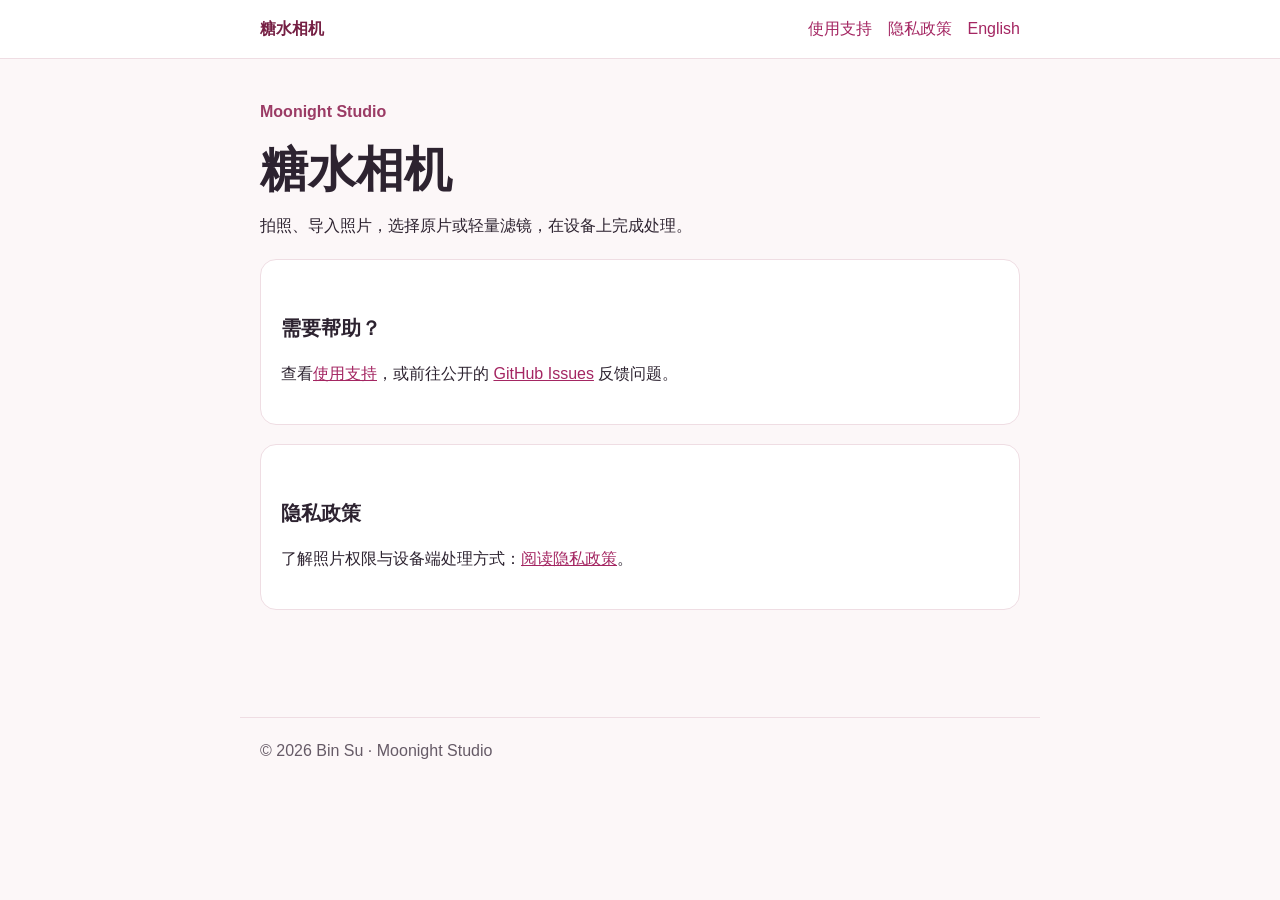
<file: index.html>
<!doctype html><html lang="zh-Hans"><head><meta charset="utf-8"><meta name="viewport" content="width=device-width,initial-scale=1"><title>糖水相机 · 支持与隐私</title><link rel="stylesheet" href="style.css"></head><body>
<header><nav aria-label="主导航"><a class="brand" href="index.html">糖水相机</a><a href="support-zh.html">使用支持</a><a href="privacy-policy-zh.html">隐私政策</a><a href="support.html" lang="en">English</a></nav></header>
<main><p class="eyebrow">Moonight Studio</p><h1>糖水相机</h1><p>拍照、导入照片，选择原片或轻量滤镜，在设备上完成处理。</p><div class="card"><h2>需要帮助？</h2><p>查看<a href="support-zh.html">使用支持</a>，或前往公开的 <a href="https://github.com/Moonight-Studio/SugarCamera/issues">GitHub Issues</a> 反馈问题。</p></div><div class="card"><h2>隐私政策</h2><p>了解照片权限与设备端处理方式：<a href="privacy-policy-zh.html">阅读隐私政策</a>。</p></div></main>
<footer>© 2026 Bin Su · Moonight Studio</footer></body></html>
</file>
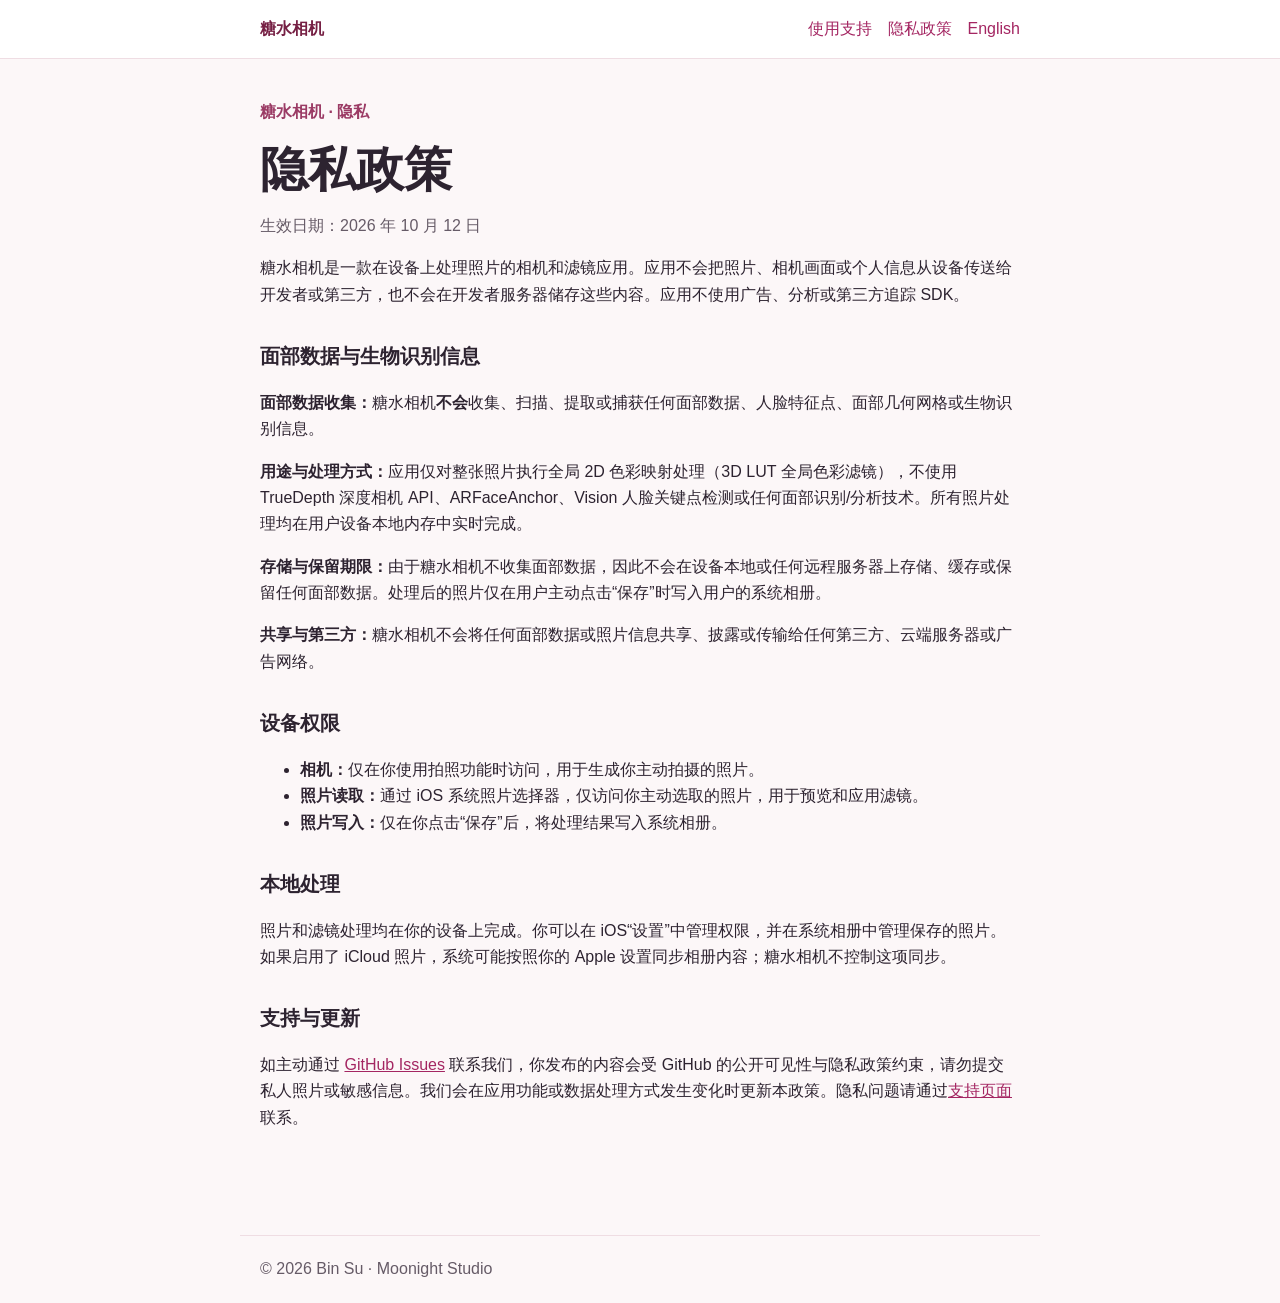
<file: privacy-policy-zh.html>
<!doctype html><html lang="zh-Hans"><head><meta charset="utf-8"><meta name="viewport" content="width=device-width,initial-scale=1"><title>糖水相机隐私政策</title><link rel="stylesheet" href="style.css"></head><body>
<header><nav aria-label="主导航"><a class="brand" href="index.html">糖水相机</a><a href="support-zh.html">使用支持</a><a href="privacy-policy-zh.html" aria-current="page">隐私政策</a><a href="privacy-policy.html" lang="en">English</a></nav></header>
<main><p class="eyebrow">糖水相机 · 隐私</p><h1>隐私政策</h1><p class="muted">生效日期：2026 年 10 月 12 日</p><p>糖水相机是一款在设备上处理照片的相机和滤镜应用。应用不会把照片、相机画面或个人信息从设备传送给开发者或第三方，也不会在开发者服务器储存这些内容。应用不使用广告、分析或第三方追踪 SDK。</p>
<h2>面部数据与生物识别信息</h2>
<p><strong>面部数据收集：</strong>糖水相机<strong>不会</strong>收集、扫描、提取或捕获任何面部数据、人脸特征点、面部几何网格或生物识别信息。</p>
<p><strong>用途与处理方式：</strong>应用仅对整张照片执行全局 2D 色彩映射处理（3D LUT 全局色彩滤镜），不使用 TrueDepth 深度相机 API、ARFaceAnchor、Vision 人脸关键点检测或任何面部识别/分析技术。所有照片处理均在用户设备本地内存中实时完成。</p>
<p><strong>存储与保留期限：</strong>由于糖水相机不收集面部数据，因此不会在设备本地或任何远程服务器上存储、缓存或保留任何面部数据。处理后的照片仅在用户主动点击“保存”时写入用户的系统相册。</p>
<p><strong>共享与第三方：</strong>糖水相机不会将任何面部数据或照片信息共享、披露或传输给任何第三方、云端服务器或广告网络。</p>
<h2>设备权限</h2><ul><li><strong>相机：</strong>仅在你使用拍照功能时访问，用于生成你主动拍摄的照片。</li><li><strong>照片读取：</strong>通过 iOS 系统照片选择器，仅访问你主动选取的照片，用于预览和应用滤镜。</li><li><strong>照片写入：</strong>仅在你点击“保存”后，将处理结果写入系统相册。</li></ul>
<h2>本地处理</h2><p>照片和滤镜处理均在你的设备上完成。你可以在 iOS“设置”中管理权限，并在系统相册中管理保存的照片。如果启用了 iCloud 照片，系统可能按照你的 Apple 设置同步相册内容；糖水相机不控制这项同步。</p>
<h2>支持与更新</h2><p>如主动通过 <a href="https://github.com/Moonight-Studio/SugarCamera/issues">GitHub Issues</a> 联系我们，你发布的内容会受 GitHub 的公开可见性与隐私政策约束，请勿提交私人照片或敏感信息。我们会在应用功能或数据处理方式发生变化时更新本政策。隐私问题请通过<a href="support-zh.html">支持页面</a>联系。</p></main>
<footer>© 2026 Bin Su · Moonight Studio</footer></body></html>
</file>
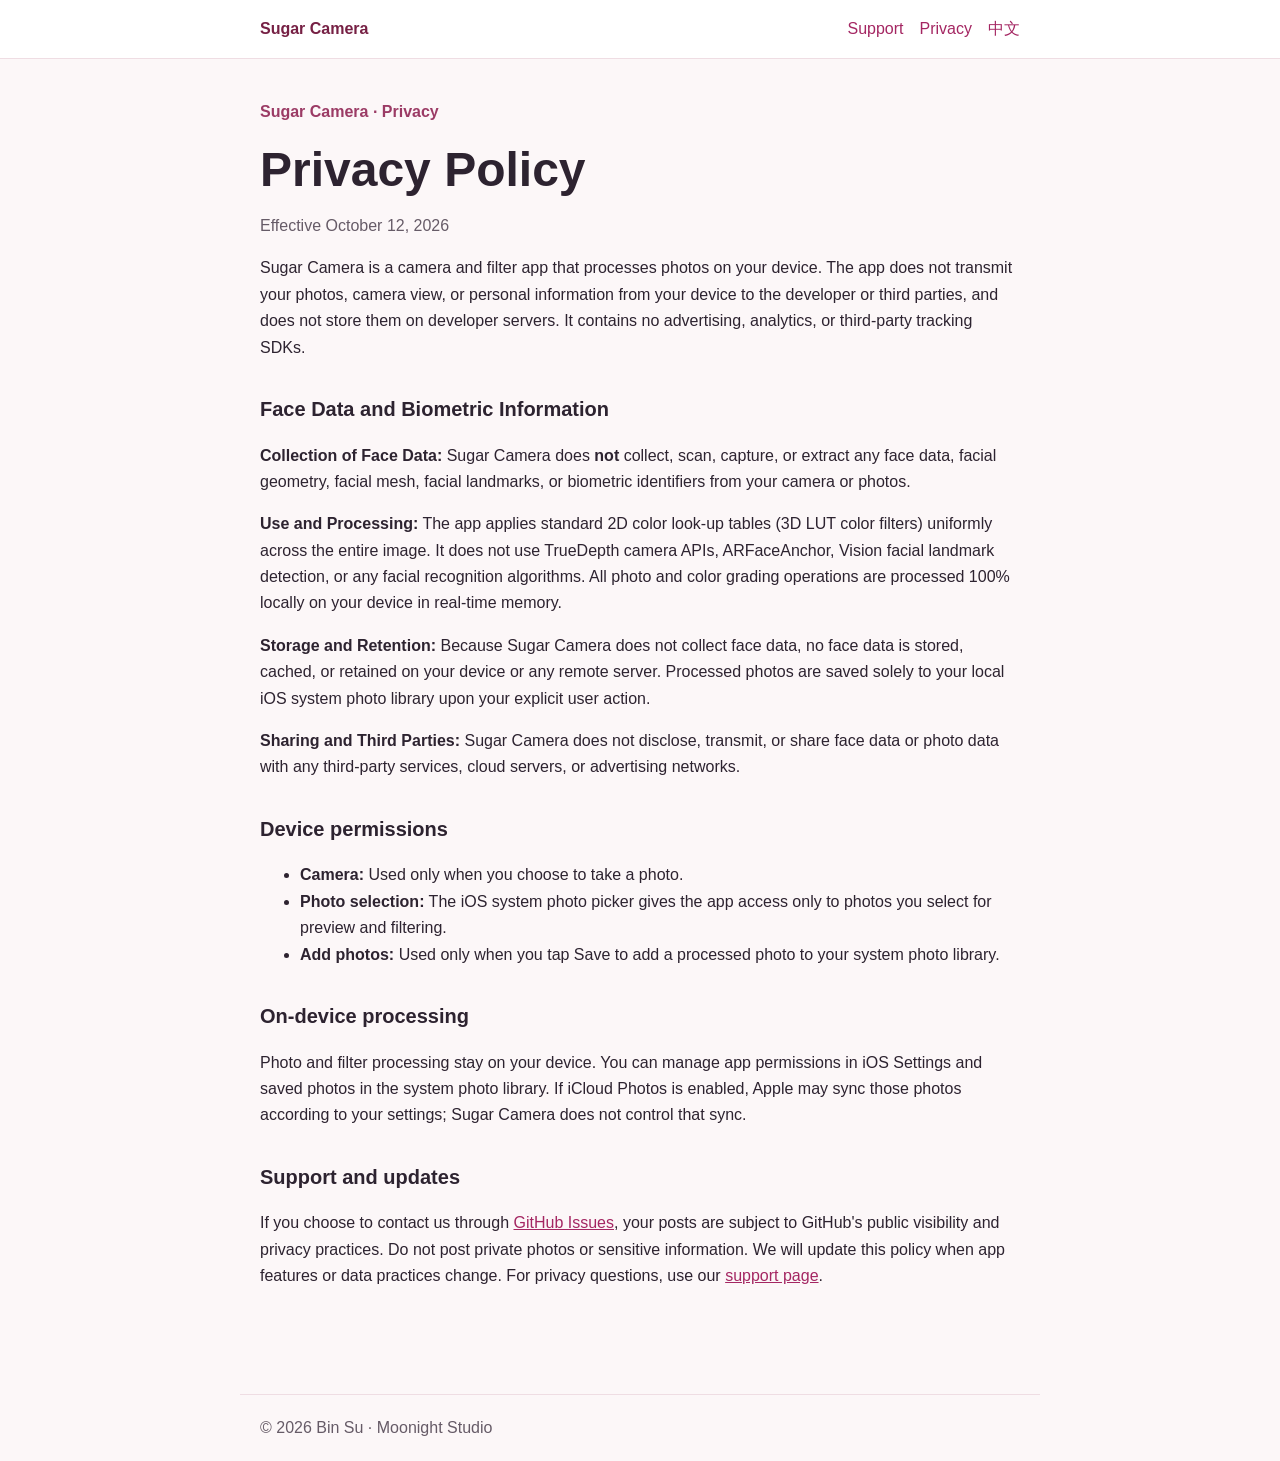
<file: privacy-policy.html>
<!doctype html><html lang="en"><head><meta charset="utf-8"><meta name="viewport" content="width=device-width,initial-scale=1"><title>Sugar Camera Privacy Policy</title><link rel="stylesheet" href="style.css"></head><body>
<header><nav aria-label="Main navigation"><a class="brand" href="index.html">Sugar Camera</a><a href="support.html">Support</a><a href="privacy-policy.html" aria-current="page">Privacy</a><a href="privacy-policy-zh.html" lang="zh-Hans">中文</a></nav></header>
<main><p class="eyebrow">Sugar Camera · Privacy</p><h1>Privacy Policy</h1><p class="muted">Effective October 12, 2026</p><p>Sugar Camera is a camera and filter app that processes photos on your device. The app does not transmit your photos, camera view, or personal information from your device to the developer or third parties, and does not store them on developer servers. It contains no advertising, analytics, or third-party tracking SDKs.</p>
<h2>Face Data and Biometric Information</h2>
<p><strong>Collection of Face Data:</strong> Sugar Camera does <strong>not</strong> collect, scan, capture, or extract any face data, facial geometry, facial mesh, facial landmarks, or biometric identifiers from your camera or photos.</p>
<p><strong>Use and Processing:</strong> The app applies standard 2D color look-up tables (3D LUT color filters) uniformly across the entire image. It does not use TrueDepth camera APIs, ARFaceAnchor, Vision facial landmark detection, or any facial recognition algorithms. All photo and color grading operations are processed 100% locally on your device in real-time memory.</p>
<p><strong>Storage and Retention:</strong> Because Sugar Camera does not collect face data, no face data is stored, cached, or retained on your device or any remote server. Processed photos are saved solely to your local iOS system photo library upon your explicit user action.</p>
<p><strong>Sharing and Third Parties:</strong> Sugar Camera does not disclose, transmit, or share face data or photo data with any third-party services, cloud servers, or advertising networks.</p>
<h2>Device permissions</h2><ul><li><strong>Camera:</strong> Used only when you choose to take a photo.</li><li><strong>Photo selection:</strong> The iOS system photo picker gives the app access only to photos you select for preview and filtering.</li><li><strong>Add photos:</strong> Used only when you tap Save to add a processed photo to your system photo library.</li></ul>
<h2>On-device processing</h2><p>Photo and filter processing stay on your device. You can manage app permissions in iOS Settings and saved photos in the system photo library. If iCloud Photos is enabled, Apple may sync those photos according to your settings; Sugar Camera does not control that sync.</p>
<h2>Support and updates</h2><p>If you choose to contact us through <a href="https://github.com/Moonight-Studio/SugarCamera/issues">GitHub Issues</a>, your posts are subject to GitHub's public visibility and privacy practices. Do not post private photos or sensitive information. We will update this policy when app features or data practices change. For privacy questions, use our <a href="support.html">support page</a>.</p></main>
<footer>© 2026 Bin Su · Moonight Studio</footer></body></html>
</file>
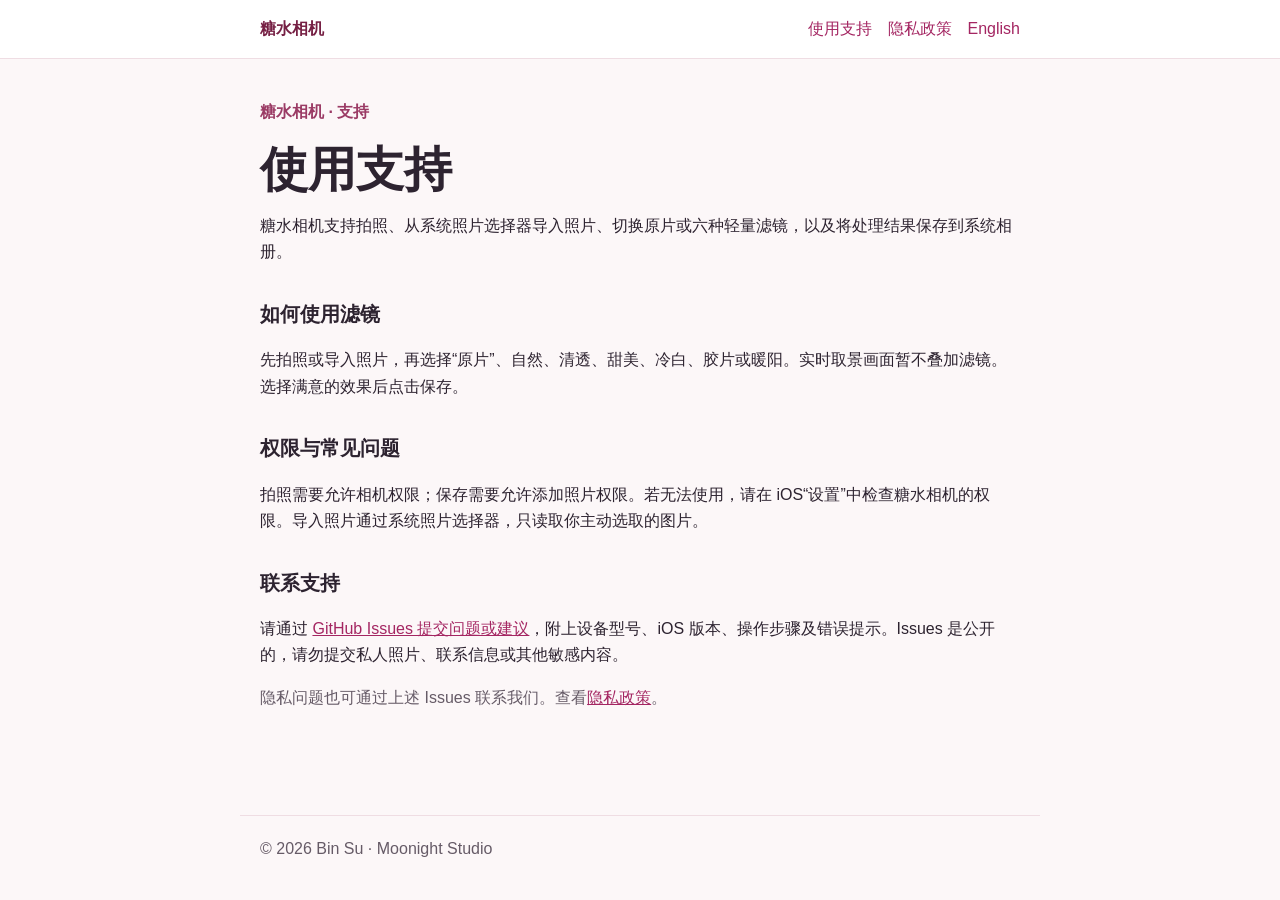
<file: support-zh.html>
<!doctype html><html lang="zh-Hans"><head><meta charset="utf-8"><meta name="viewport" content="width=device-width,initial-scale=1"><title>糖水相机使用支持</title><link rel="stylesheet" href="style.css"></head><body>
<header><nav aria-label="主导航"><a class="brand" href="index.html">糖水相机</a><a href="support-zh.html" aria-current="page">使用支持</a><a href="privacy-policy-zh.html">隐私政策</a><a href="support.html" lang="en">English</a></nav></header>
<main><p class="eyebrow">糖水相机 · 支持</p><h1>使用支持</h1><p>糖水相机支持拍照、从系统照片选择器导入照片、切换原片或六种轻量滤镜，以及将处理结果保存到系统相册。</p>
<h2>如何使用滤镜</h2><p>先拍照或导入照片，再选择“原片”、自然、清透、甜美、冷白、胶片或暖阳。实时取景画面暂不叠加滤镜。选择满意的效果后点击保存。</p>
<h2>权限与常见问题</h2><p>拍照需要允许相机权限；保存需要允许添加照片权限。若无法使用，请在 iOS“设置”中检查糖水相机的权限。导入照片通过系统照片选择器，只读取你主动选取的图片。</p>
<h2>联系支持</h2><p>请通过 <a href="https://github.com/Moonight-Studio/SugarCamera/issues">GitHub Issues 提交问题或建议</a>，附上设备型号、iOS 版本、操作步骤及错误提示。Issues 是公开的，请勿提交私人照片、联系信息或其他敏感内容。</p>
<p class="muted">隐私问题也可通过上述 Issues 联系我们。查看<a href="privacy-policy-zh.html">隐私政策</a>。</p></main>
<footer>© 2026 Bin Su · Moonight Studio</footer></body></html>
</file>
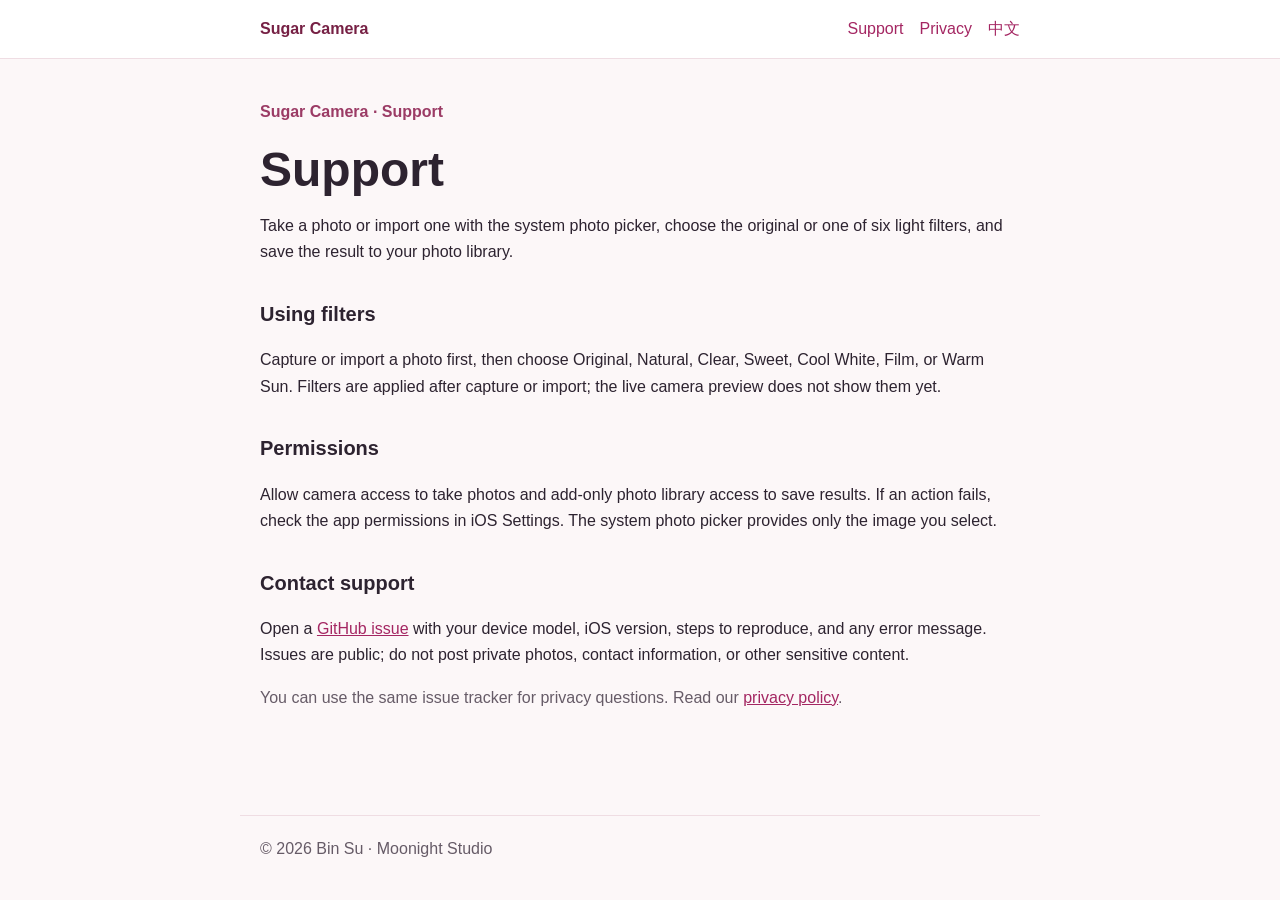
<file: support.html>
<!doctype html><html lang="en"><head><meta charset="utf-8"><meta name="viewport" content="width=device-width,initial-scale=1"><title>Sugar Camera Support</title><link rel="stylesheet" href="style.css"></head><body>
<header><nav aria-label="Main navigation"><a class="brand" href="index.html">Sugar Camera</a><a href="support.html" aria-current="page">Support</a><a href="privacy-policy.html">Privacy</a><a href="support-zh.html" lang="zh-Hans">中文</a></nav></header>
<main><p class="eyebrow">Sugar Camera · Support</p><h1>Support</h1><p>Take a photo or import one with the system photo picker, choose the original or one of six light filters, and save the result to your photo library.</p>
<h2>Using filters</h2><p>Capture or import a photo first, then choose Original, Natural, Clear, Sweet, Cool White, Film, or Warm Sun. Filters are applied after capture or import; the live camera preview does not show them yet.</p>
<h2>Permissions</h2><p>Allow camera access to take photos and add-only photo library access to save results. If an action fails, check the app permissions in iOS Settings. The system photo picker provides only the image you select.</p>
<h2>Contact support</h2><p>Open a <a href="https://github.com/Moonight-Studio/SugarCamera/issues">GitHub issue</a> with your device model, iOS version, steps to reproduce, and any error message. Issues are public; do not post private photos, contact information, or other sensitive content.</p>
<p class="muted">You can use the same issue tracker for privacy questions. Read our <a href="privacy-policy.html">privacy policy</a>.</p></main>
<footer>© 2026 Bin Su · Moonight Studio</footer></body></html>
</file>
<file: style.css>
:root { color-scheme: light dark; font-family: -apple-system, BlinkMacSystemFont, "Segoe UI", sans-serif; line-height: 1.65; }
* { box-sizing: border-box; }
body { margin: 0; background: #fcf7f8; color: #2d2330; }
a { color: #a42662; }
a:hover { text-decoration-thickness: 2px; }
header { background: #fff; border-bottom: 1px solid #efdde3; }
nav { max-width: 800px; margin: auto; padding: 1rem 1.25rem; display: flex; flex-wrap: wrap; gap: 1rem; align-items: center; }
nav a { text-decoration: none; }
nav .brand { font-weight: 700; color: #762044; margin-right: auto; }
main { max-width: 800px; margin: 2.5rem auto; padding: 0 1.25rem 3rem; }
h1 { font-size: clamp(2rem, 6vw, 3rem); line-height: 1.15; margin: .5rem 0 1rem; }
h2 { margin-top: 2rem; font-size: 1.25rem; }
.eyebrow { color: #9b3b65; font-weight: 600; }
.card { background: #fff; border: 1px solid #efdde3; border-radius: 16px; padding: 1.25rem; margin: 1.2rem 0; }
.muted { color: #665b67; }
footer { max-width: 800px; margin: auto; padding: 1.25rem; border-top: 1px solid #efdde3; color: #665b67; }
@media (prefers-color-scheme: dark) { body { background: #1b171b; color: #f7eef1; } header, .card { background: #282027; border-color: #5b3d4c; } nav .brand { color: #ffb1d1; } a, .eyebrow { color: #ff97c3; } .muted, footer { color: #cdbdc5; } footer { border-color: #5b3d4c; } }
</file>
